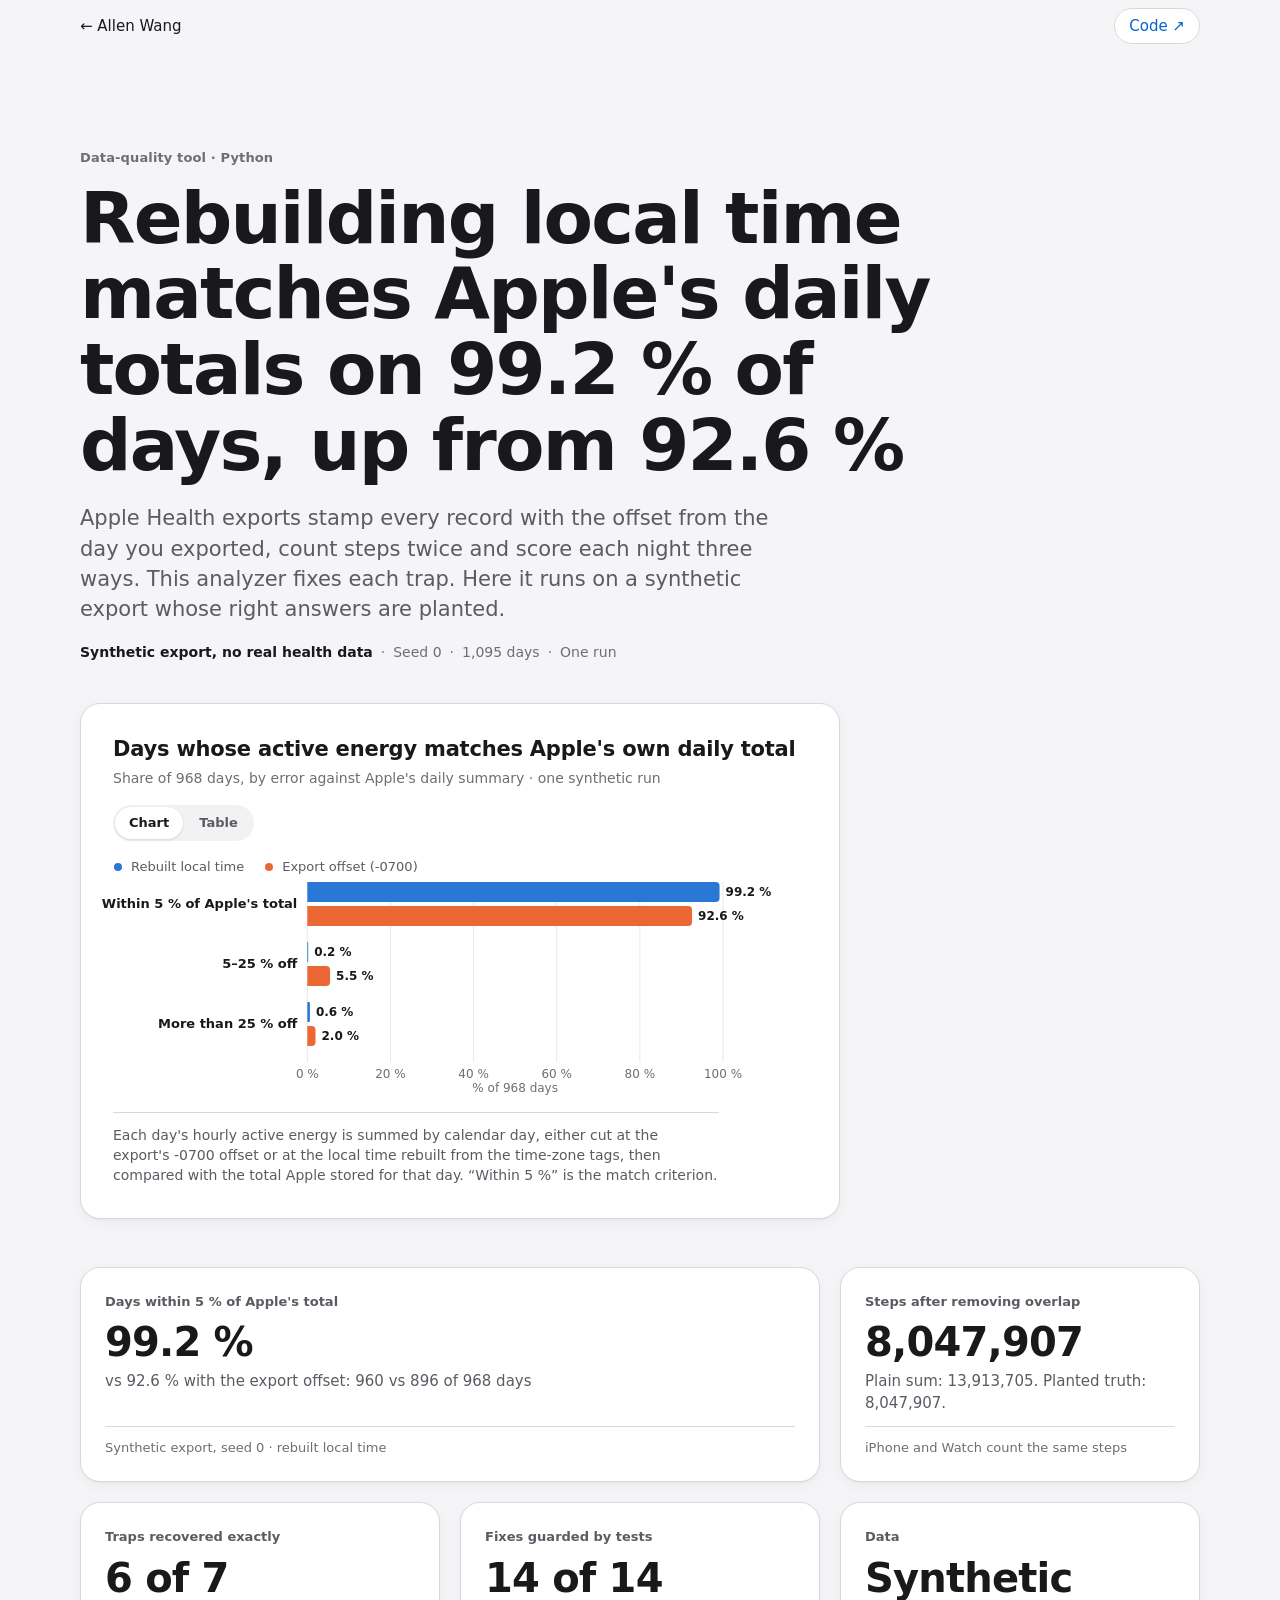
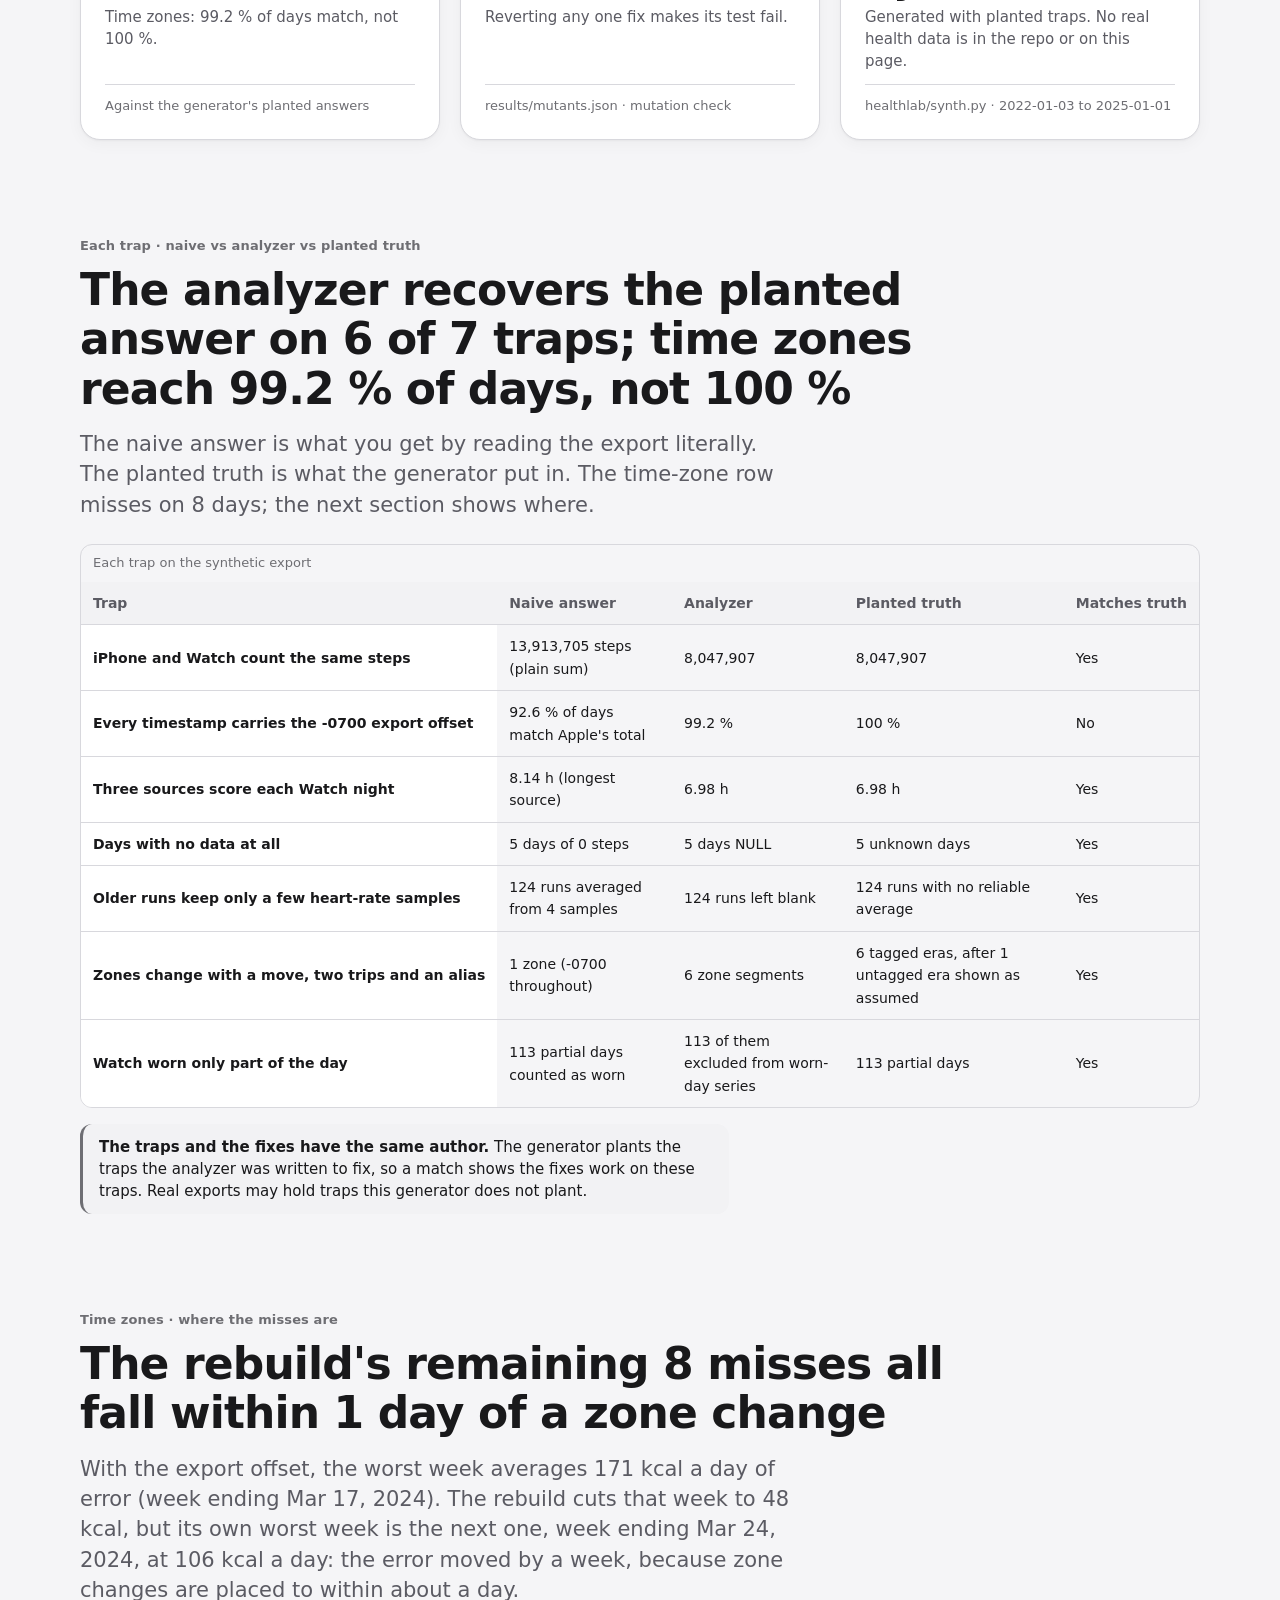
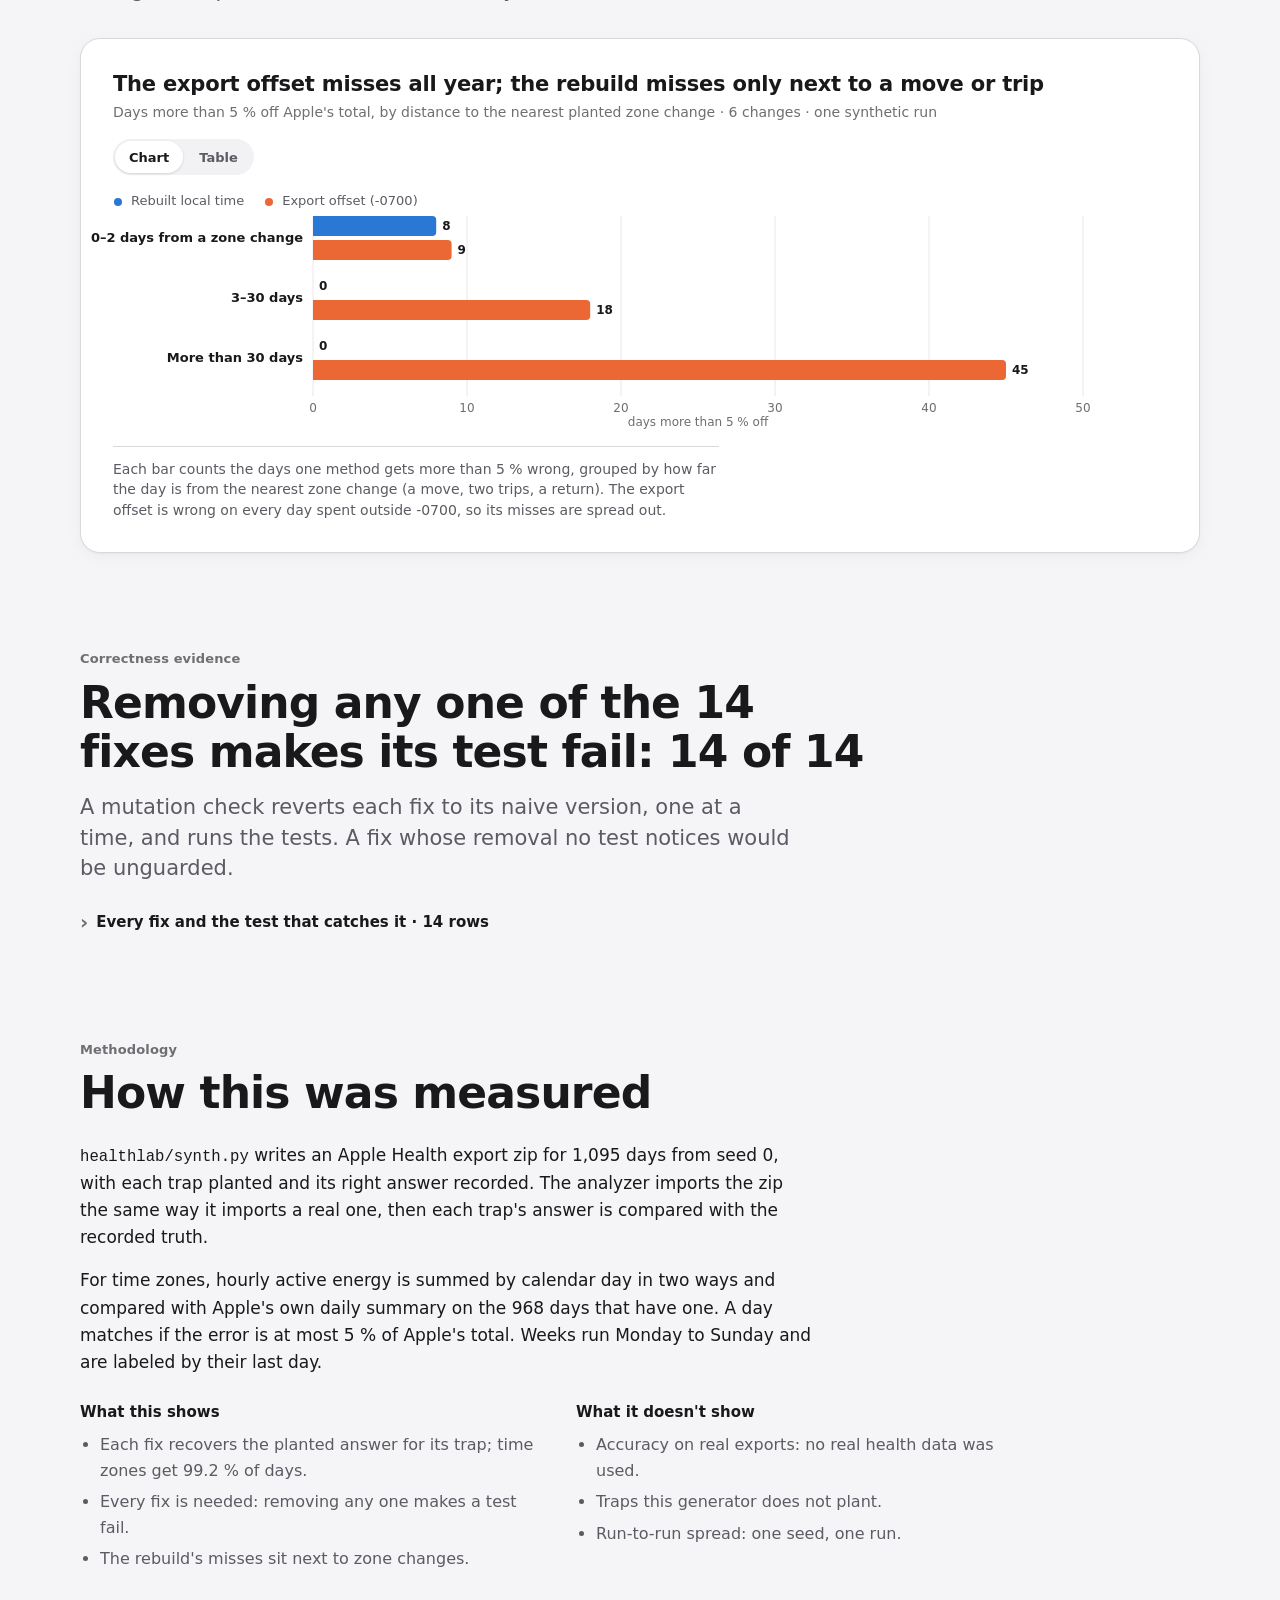
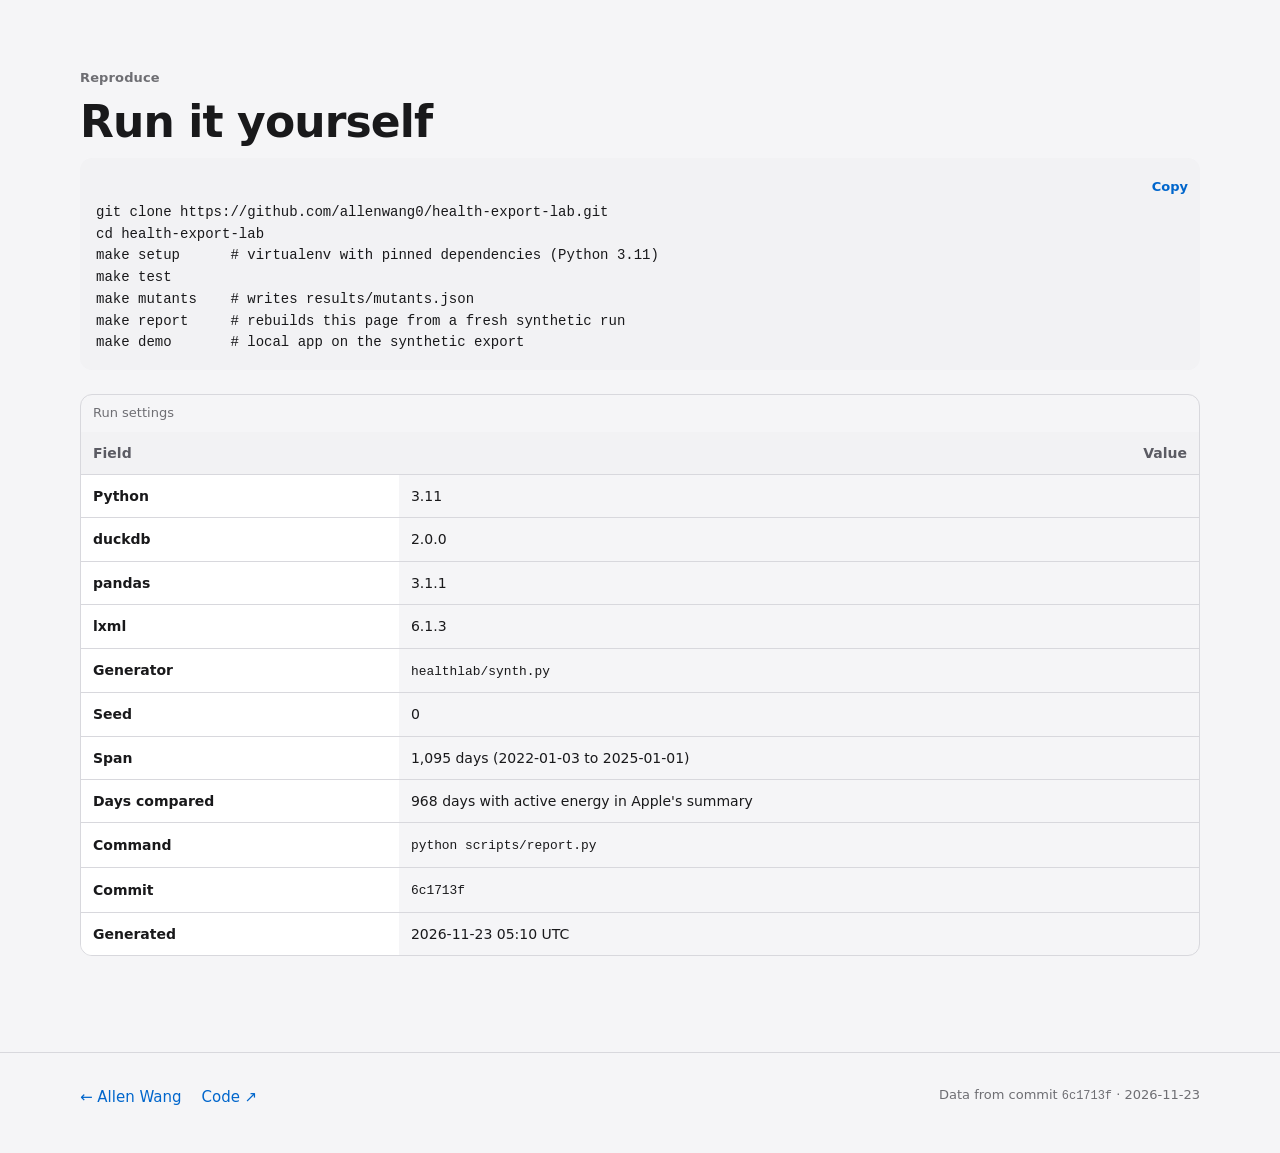
<file: report/index.html>
<!doctype html>
<html lang="en">
<head>
<meta charset="utf-8">
<meta name="viewport" content="width=device-width, initial-scale=1, viewport-fit=cover">
<title>Apple Health export traps · Allen Wang</title>
<meta name="description" content="On a synthetic Apple Health export, rebuilding local time matches Apple's daily totals on 99.2 % of days, up from 92.6 %.">
<meta name="theme-color" content="#f5f5f7" media="(prefers-color-scheme: light)">
<meta name="theme-color" content="#0b0b0b" media="(prefers-color-scheme: dark)">
<link rel="icon" href="data:,">
<script>try{var t=localStorage.getItem("theme");if(t==="light"||t==="dark")document.documentElement.setAttribute("data-theme",t)}catch(e){}</script>
<link rel="stylesheet" href="kit/report.css">
<style>
/* report.local */
.hero-fig{margin-top:40px;max-width:760px}
.tablewrap td{white-space:normal;min-width:7em}
#traps .tablewrap td,#traps .tablewrap th,#reproduce .tablewrap td{text-align:left}
.s>.rk-table{margin-top:24px}
.bento .card .cmp{margin-bottom:12px}
/* The trap scoreboard stacks into one block per trap on phones instead of scrolling sideways. */
@media (max-width:599px){[data-stack] thead{display:none}[data-stack] tr,[data-stack] th,[data-stack] td{display:block;position:static;white-space:normal;text-align:left!important;border:0}
[data-stack] tr{border-top:1px solid var(--hairline);padding:8px 0}[data-stack] th{padding:4px 12px}
[data-stack] td{display:grid;grid-template-columns:7.5em 1fr;gap:8px;padding:2px 12px}[data-stack] td::before{content:attr(data-label);color:var(--ink-3)}}
/* charts.js never draws narrower than 260 px; keep plots >= 260 px at 320 px so text stays >= 11 px */
</style>
<script src="kit/report.js" defer></script>
<script src="kit/charts.js" defer></script>
</head>
<body>
<a class="skip" href="#main">Skip to content</a>
<header class="bar"><div class="wrap">
  <a class="back" href="https://allenwang0.github.io/">← Allen Wang</a>
  <span class="title" aria-hidden="true">Apple Health export traps</span>
  <a class="pill" href="https://github.com/allenwang0/health-export-lab">Code ↗</a>
</div></header>
<main id="main">
<section class="hero wrap" aria-labelledby="h1">
  <p class="eyebrow">Data-quality tool · Python</p>
  <h1 id="h1">Rebuilding local time matches Apple's daily totals on 99.2 % of days, up from 92.6 %</h1>
  <p class="lede">Apple Health exports stamp every record with the offset from the day you exported, count steps twice and score each night three ways. This analyzer fixes each trap. Here it runs on a synthetic export whose right answers are planted.</p>
  <p class="conditions"><span class="key">Synthetic export, no real health data</span><span>Seed 0</span><span>1,095 days</span><span>One run</span></p>
  <figure class="figure hero-fig" aria-labelledby="f-bands">
    <div class="fig-head"><div><h3 id="f-bands">Days whose active energy matches Apple's own daily total</h3>
    <p class="sub">Share of 968 days, by error against Apple's daily summary · one synthetic run</p></div><div class="seg" role="radiogroup" aria-label="View" data-view-toggle><button role="radio" aria-checked="true" data-value="chart">Chart</button><button role="radio" aria-checked="false" data-value="table">Table</button></div></div>
    <div id="c-bands"></div><div class="rk-table" hidden><div class="tablewrap" tabindex="0" role="region" aria-label="Days by error against Apple&#x27;s daily active energy, of 968 days"><table><caption>Days by error against Apple&#x27;s daily active energy, of 968 days</caption><thead><tr><th scope="col">Error</th><th scope="col">Export offset</th><th scope="col">Rebuilt local time</th></tr></thead><tbody><tr><th scope="row">Within 5 % of Apple&#x27;s total</th><td>896 (92.6 %)</td><td>960 (99.2 %)</td></tr><tr><th scope="row">5–25 % off</th><td>53 (5.5 %)</td><td>2 (0.2 %)</td></tr><tr><th scope="row">More than 25 % off</th><td>19 (2.0 %)</td><td>6 (0.6 %)</td></tr></tbody></table></div></div>
  <figcaption>Each day's hourly active energy is summed by calendar day, either cut at the export's -0700 offset or at the local time rebuilt from the time-zone tags, then compared with the total Apple stored for that day. “Within 5 %” is the match criterion.</figcaption>
  </figure>
</section>

<section class="wrap" aria-label="Key results">
  <div class="bento">
    <a class="card span-8" href="#timezones"><span class="label">Days within 5 % of Apple's total</span><span class="metric num">99.2 %</span>
      <span class="cmp">vs 92.6 % with the export offset: 960 vs 896 of 968 days</span><span class="foot">Synthetic export, seed 0 · rebuilt local time</span></a>
    <a class="card span-4" href="#traps"><span class="label">Steps after removing overlap</span><span class="metric num">8,047,907</span>
      <span class="cmp">Plain sum: 13,913,705. Planted truth: 8,047,907.</span><span class="foot">iPhone and Watch count the same steps</span></a>
    <a class="card span-4" href="#traps"><span class="label">Traps recovered exactly</span><span class="metric num">6 of 7</span>
      <span class="cmp">Time zones: 99.2 % of days match, not 100 %.</span><span class="foot">Against the generator's planted answers</span></a>
    <a class="card span-4" href="#tests"><span class="label">Fixes guarded by tests</span><span class="metric num">14 of 14</span><span class="cmp">Reverting any one fix makes its test fail.</span><span class="foot">results/mutants.json · mutation check</span></a>
    <div class="card span-4"><span class="label">Data</span><span class="metric num">Synthetic</span>
      <span class="cmp">Generated with planted traps. No real health data is in the repo or on this page.</span><span class="foot">healthlab/synth.py · 2022-01-03 to 2025-01-01</span></div>
  </div>
</section>

<section class="s wrap" id="traps" aria-labelledby="h-traps">
  <p class="eyebrow">Each trap · naive vs analyzer vs planted truth</p>
  <h2 id="h-traps">The analyzer recovers the planted answer on 6 of 7 traps; time zones reach 99.2 % of days, not 100 %</h2>
  <p class="lede">The naive answer is what you get by reading the export literally. The planted truth is what the generator put in. The time-zone row misses on 8 days; the next section shows where.</p>
  <div class="rk-table" data-stack><div class="tablewrap" tabindex="0" role="region" aria-label="Each trap on the synthetic export"><table><caption>Each trap on the synthetic export</caption><thead><tr><th scope="col">Trap</th><th scope="col">Naive answer</th><th scope="col">Analyzer</th><th scope="col">Planted truth</th><th scope="col">Matches truth</th></tr></thead><tbody><tr><th scope="row">iPhone and Watch count the same steps</th><td data-label="Naive answer">13,913,705 steps (plain sum)</td><td data-label="Analyzer">8,047,907</td><td data-label="Planted truth">8,047,907</td><td data-label="Matches truth">Yes</td></tr><tr><th scope="row">Every timestamp carries the -0700 export offset</th><td data-label="Naive answer">92.6 % of days match Apple&#x27;s total</td><td data-label="Analyzer">99.2 %</td><td data-label="Planted truth">100 %</td><td data-label="Matches truth">No</td></tr><tr><th scope="row">Three sources score each Watch night</th><td data-label="Naive answer">8.14 h (longest source)</td><td data-label="Analyzer">6.98 h</td><td data-label="Planted truth">6.98 h</td><td data-label="Matches truth">Yes</td></tr><tr><th scope="row">Days with no data at all</th><td data-label="Naive answer">5 days of 0 steps</td><td data-label="Analyzer">5 days NULL</td><td data-label="Planted truth">5 unknown days</td><td data-label="Matches truth">Yes</td></tr><tr><th scope="row">Older runs keep only a few heart-rate samples</th><td data-label="Naive answer">124 runs averaged from 4 samples</td><td data-label="Analyzer">124 runs left blank</td><td data-label="Planted truth">124 runs with no reliable average</td><td data-label="Matches truth">Yes</td></tr><tr><th scope="row">Zones change with a move, two trips and an alias</th><td data-label="Naive answer">1 zone (-0700 throughout)</td><td data-label="Analyzer">6 zone segments</td><td data-label="Planted truth">6 tagged eras, after 1 untagged era shown as assumed</td><td data-label="Matches truth">Yes</td></tr><tr><th scope="row">Watch worn only part of the day</th><td data-label="Naive answer">113 partial days counted as worn</td><td data-label="Analyzer">113 of them excluded from worn-day series</td><td data-label="Planted truth">113 partial days</td><td data-label="Matches truth">Yes</td></tr></tbody></table></div></div>
  <p class="caveat"><b>The traps and the fixes have the same author.</b> The generator plants the traps the analyzer was written to fix, so a match shows the fixes work on these traps. Real exports may hold traps this generator does not plant.</p>
</section>

<section class="s wrap" id="timezones" aria-labelledby="h-tz">
  <p class="eyebrow">Time zones · where the misses are</p>
  <h2 id="h-tz">The rebuild&#x27;s remaining 8 misses all fall within 1 day of a zone change</h2>
  <p class="lede">With the export offset, the worst week averages 171 kcal a day of error (week ending Mar 17, 2024). The rebuild cuts that week to 48 kcal, but its own worst week is the next one, week ending Mar 24, 2024, at 106 kcal a day: the error moved by a week, because zone changes are placed to within about a day.</p>
  <figure class="figure" aria-labelledby="f-miss">
    <div class="fig-head"><div><h3 id="f-miss">The export offset misses all year; the rebuild misses only next to a move or trip</h3>
    <p class="sub">Days more than 5 % off Apple's total, by distance to the nearest planted zone change · 6 changes · one synthetic run</p></div><div class="seg" role="radiogroup" aria-label="View" data-view-toggle><button role="radio" aria-checked="true" data-value="chart">Chart</button><button role="radio" aria-checked="false" data-value="table">Table</button></div></div>
    <div id="c-miss"></div><div class="rk-table" hidden><div class="tablewrap" tabindex="0" role="region" aria-label="Days more than 5 % off Apple&#x27;s total, by distance to the nearest zone change"><table><caption>Days more than 5 % off Apple&#x27;s total, by distance to the nearest zone change</caption><thead><tr><th scope="col">Distance</th><th scope="col">Export offset</th><th scope="col">Rebuilt local time</th></tr></thead><tbody><tr><th scope="row">0–2 days from a zone change</th><td>9</td><td>8</td></tr><tr><th scope="row">3–30 days</th><td>18</td><td>0</td></tr><tr><th scope="row">More than 30 days</th><td>45</td><td>0</td></tr></tbody></table></div></div>
  <figcaption>Each bar counts the days one method gets more than 5 % wrong, grouped by how far the day is from the nearest zone change (a move, two trips, a return). The export offset is wrong on every day spent outside -0700, so its misses are spread out.</figcaption>
  </figure>
</section>

<section class="s wrap" id="tests" aria-labelledby="h-tests">
  <p class="eyebrow">Correctness evidence</p>
  <h2 id="h-tests">Removing any one of the 14 fixes makes its test fail: 14 of 14</h2>
  <p class="lede">A mutation check reverts each fix to its naive version, one at a time, and runs the tests. A fix whose removal no test notices would be unguarded.</p>
  <details><summary>Every fix and the test that catches it · 14 rows</summary><div class="rk-table"><div class="tablewrap" tabindex="0" role="region" aria-label="Mutation check, results/mutants.json"><table><caption>Mutation check, results/mutants.json</caption><thead><tr><th scope="col">Fix removed</th><th scope="col">File</th><th scope="col">Test that fails</th></tr></thead><tbody><tr><th scope="row">Use the export offset for every hour</th><td><span class="mono">healthlab/build.py</span></td><td><span class="mono">test_local_time_is_rebuilt_from_zone_tags_not_the_export_offset</span></td></tr><tr><th scope="row">One fixed offset per zone, ignoring DST</th><td><span class="mono">healthlab/build.py</span></td><td><span class="mono">test_each_hour_uses_its_own_dst_offset</span></td></tr><tr><th scope="row">Treat zone aliases as different places</th><td><span class="mono">healthlab/build.py</span></td><td><span class="mono">test_zone_aliases_merge_into_one_place</span></td></tr><tr><th scope="row">Present untagged days as observed</th><td><span class="mono">healthlab/build.py</span></td><td><span class="mono">test_days_before_the_first_zone_tag_are_marked_assumed</span></td></tr><tr><th scope="row">Sum steps across sources</th><td><span class="mono">healthlab/build.py</span></td><td><span class="mono">test_iphone_and_watch_steps_are_not_double_counted</span></td></tr><tr><th scope="row">Fill missing days with zero</th><td><span class="mono">healthlab/build.py</span></td><td><span class="mono">test_a_day_without_samples_is_null_not_zero</span></td></tr><tr><th scope="row">Longest sleep source wins</th><td><span class="mono">healthlab/build.py</span></td><td><span class="mono">test_one_sleep_source_per_night_named_and_never_blended</span></td></tr><tr><th scope="row">Key a night by the date it started</th><td><span class="mono">healthlab/build.py</span></td><td><span class="mono">test_one_sleep_source_per_night_named_and_never_blended</span></td></tr><tr><th scope="row">Match device names on a plain space</th><td><span class="mono">healthlab/build.py</span></td><td><span class="mono">test_device_names_with_a_non_breaking_space_still_match</span></td></tr><tr><th scope="row">Hard-code the sleep tracking dates</th><td><span class="mono">healthlab/insights.py</span></td><td><span class="mono">test_sleep_tracking_and_stage_dates_come_from_the_data</span></td></tr><tr><th scope="row">Count any heart-rate hour as a worn day</th><td><span class="mono">healthlab/build.py</span></td><td><span class="mono">test_partial_wear_days_are_not_treated_as_worn</span></td></tr><tr><th scope="row">Average a handful of workout samples</th><td><span class="mono">healthlab/build.py</span></td><td><span class="mono">test_sparse_workout_heart_rate_is_left_blank</span></td></tr><tr><th scope="row">Count Correlation members as samples</th><td><span class="mono">healthlab/parse.py</span></td><td><span class="mono">test_correlation_members_are_not_counted_as_samples</span></td></tr><tr><th scope="row">Append every import without matching</th><td><span class="mono">healthlab/build.py</span></td><td><span class="mono">test_importing_an_overlapping_export_again_adds_nothing</span></td></tr></tbody></table></div></div></details>
</section>

<section class="s wrap" id="method" aria-labelledby="h-method">
  <p class="eyebrow">Methodology</p>
  <h2 id="h-method">How this was measured</h2>
  <div class="prose" style="margin-top:24px">
    <p><span class="mono">healthlab/synth.py</span> writes an Apple Health export zip for 1,095 days from seed 0, with each trap planted and its right answer recorded. The analyzer imports the zip the same way it imports a real one, then each trap's answer is compared with the recorded truth.</p>
    <p>For time zones, hourly active energy is summed by calendar day in two ways and compared with Apple's own daily summary on the 968 days that have one. A day matches if the error is at most 5 % of Apple's total. Weeks run Monday to Sunday and are labeled by their last day.</p>
  </div>
  <div class="two">
    <div><h3>What this shows</h3><ul>
      <li>Each fix recovers the planted answer for its trap; time zones get 99.2 % of days.</li>
      <li>Every fix is needed: removing any one makes a test fail.</li>
      <li>The rebuild's misses sit next to zone changes.</li></ul></div>
    <div><h3>What it doesn't show</h3><ul>
      <li>Accuracy on real exports: no real health data was used.</li>
      <li>Traps this generator does not plant.</li>
      <li>Run-to-run spread: one seed, one run.</li></ul></div>
  </div>
</section>

<section class="s wrap" id="reproduce" aria-labelledby="h-repro">
  <p class="eyebrow">Reproduce</p>
  <h2 id="h-repro">Run it yourself</h2>
  <div class="codewrap"><pre><code>git clone https://github.com/allenwang0/health-export-lab.git
cd health-export-lab
make setup      # virtualenv with pinned dependencies (Python 3.11)
make test
make mutants    # writes results/mutants.json
make report     # rebuilds this page from a fresh synthetic run
make demo       # local app on the synthetic export</code></pre></div>
  <div class="rk-table"><div class="tablewrap" tabindex="0" role="region" aria-label="Run settings"><table><caption>Run settings</caption><thead><tr><th scope="col">Field</th><th scope="col">Value</th></tr></thead><tbody><tr><th scope="row">Python</th><td>3.11</td></tr><tr><th scope="row">duckdb</th><td>2.0.0</td></tr><tr><th scope="row">pandas</th><td>3.1.1</td></tr><tr><th scope="row">lxml</th><td>6.1.3</td></tr><tr><th scope="row">Generator</th><td><span class="mono">healthlab/synth.py</span></td></tr><tr><th scope="row">Seed</th><td>0</td></tr><tr><th scope="row">Span</th><td>1,095 days (2022-01-03 to 2025-01-01)</td></tr><tr><th scope="row">Days compared</th><td>968 days with active energy in Apple's summary</td></tr><tr><th scope="row">Command</th><td><span class="mono">python scripts/report.py</span></td></tr><tr><th scope="row">Commit</th><td><span class="mono">6c1713f</span></td></tr><tr><th scope="row">Generated</th><td>2026-11-23 05:10 UTC</td></tr></tbody></table></div></div>
</section>
</main>
<footer><div class="wrap"><span><a href="https://allenwang0.github.io/">← Allen Wang</a><a href="https://github.com/allenwang0/health-export-lab">Code ↗</a></span>
<span>Data from commit <span class="mono">6c1713f</span> · 2026-11-23</span></div></footer>
<script type="application/json" id="rk-data">{"bands": [{"label": "Within 5 % of Apple's total", "naive": 896, "rebuilt": 960}, {"label": "5\u201325 % off", "naive": 53, "rebuilt": 2}, {"label": "More than 25 % off", "naive": 19, "rebuilt": 6}], "miss": [{"label": "0\u20132 days from a zone change", "naive": 9, "rebuilt": 8}, {"label": "3\u201330 days", "naive": 18, "rebuilt": 0}, {"label": "More than 30 days", "naive": 45, "rebuilt": 0}], "n": 968}</script>
<script>
addEventListener("DOMContentLoaded", function () {
  var D = RK.data("rk-data"), S = [{ key: "rebuilt", name: "Rebuilt local time", color: "var(--series-1)" }, { key: "naive", name: "Export offset (-0700)", color: "var(--series-2)" }];
  var p = function (v) { return (Number.isInteger(v) ? v : v.toFixed(1)) + " %"; };
  RKCharts.hbar("#c-bands", { rows: D.bands.map(function (r) { return { label: r.label, values: { rebuilt: 100 * r.rebuilt / D.n, naive: 100 * r.naive / D.n } }; }),
    series: S, unit: "% of " + D.n.toLocaleString("en-US") + " days", format: p, xmax: 100, title: "Share of days by error against Apple's daily total" });
  RKCharts.hbar("#c-miss", { rows: D.miss.map(function (r) { return { label: r.label, values: { rebuilt: r.rebuilt, naive: r.naive } }; }),
    series: S, unit: "days more than 5 % off", format: function (v) { return Math.round(v).toLocaleString("en-US"); }, title: "Days more than 5 percent off, by distance to a zone change" });
});
</script>
</body>
</html>
</file>
<file: report/kit/report.css>
/* report-kit v1.0.6 — canonical: report-design-system/kit/report.css. Do not edit vendored copies; edit canonical and re-sync. Spec: UNIVERSAL_REPORT_DESIGN_SPEC.md */
:root{color-scheme:light;
--font-sans:-apple-system,BlinkMacSystemFont,"SF Pro Text","SF Pro Display","Inter",system-ui,"Segoe UI",Roboto,"Helvetica Neue",Arial,sans-serif;
--font-mono:ui-monospace,"SF Mono",SFMono-Regular,Menlo,Consolas,monospace;
--fs-display:clamp(40px,5.2vw + 12px,72px);--fs-hero-figure:clamp(48px,6vw + 16px,88px);--fs-h2:clamp(28px,2.6vw + 14px,44px);
--fs-h3:21px;--fs-metric:40px;--fs-lede:21px;--fs-body:17px;--fs-small:14px;--fs-label:13px;--fs-tick:12px;--fs-code:14px;--measure:68ch;
--page-gutter:40px;--content-max:1120px;--section-gap:96px;--grid-gap:20px;--card-pad:24px;--card-pad-xl:32px;--bar-h:52px;
--radius-card:20px;--radius-inner:12px;--radius-control:980px;--target-min:44px;
--bg:#f5f5f7;--surface-1:#fff;--surface-2:#f2f2f4;--surface-bar:rgba(245,245,247,.8);
--ink-1:#19191b;--ink-2:#5b5b63;--ink-3:#6e6e73;--hairline:#d8d8dd;--accent:#0066cc;--grid:#e8e8ed;--axis:#c7c7cc;
--series-1:#2a78d6;--series-2:#eb6834;--series-3:#1baf7a;--series-4:#eda100;--series-neutral:#8e8e93;--domain-up:#1baf7a;--domain-down:#e34948;--status-good:#0ca30c;--status-bad:#d03b3b;--status-warn:#b07800;
--shadow-card:0 1px 2px rgba(0,0,0,.04),0 4px 16px rgba(0,0,0,.04);--shadow-hover:0 2px 4px rgba(0,0,0,.05),0 10px 28px rgba(0,0,0,.08);
--dur-fast:120ms;--dur-base:240ms;--dur-slow:400ms;--ease-out:cubic-bezier(.2,.8,.2,1)}
@media (prefers-color-scheme:dark){:root:not([data-theme="light"]){color-scheme:dark;
--bg:#0b0b0b;--surface-1:#1c1c1e;--surface-2:#2c2c2e;--surface-bar:rgba(11,11,11,.72);
--ink-1:#f5f5f7;--ink-2:#a1a1a6;--ink-3:#98989d;--hairline:#2c2c2e;--accent:#2997ff;--grid:#2c2c2e;--axis:#48484a;
--series-1:#3987e5;--series-2:#d95926;--series-3:#199e70;--series-4:#c98500;--domain-up:#199e70;--domain-down:#e66767;--status-warn:#fab219;--shadow-card:none;--shadow-hover:0 0 0 1px rgba(255,255,255,.14)}}
:root[data-theme="dark"]{color-scheme:dark;
--bg:#0b0b0b;--surface-1:#1c1c1e;--surface-2:#2c2c2e;--surface-bar:rgba(11,11,11,.72);
--ink-1:#f5f5f7;--ink-2:#a1a1a6;--ink-3:#98989d;--hairline:#2c2c2e;--accent:#2997ff;--grid:#2c2c2e;--axis:#48484a;
--series-1:#3987e5;--series-2:#d95926;--series-3:#199e70;--series-4:#c98500;--domain-up:#199e70;--domain-down:#e66767;--status-warn:#fab219;--shadow-card:none;--shadow-hover:0 0 0 1px rgba(255,255,255,.14)}
@media (max-width:1023px){:root{--page-gutter:24px;--grid-gap:16px;--section-gap:80px}}
@media (max-width:599px){:root{--page-gutter:16px;--grid-gap:12px;--section-gap:64px;--card-pad:20px;--card-pad-xl:20px;--fs-h3:19px;--fs-metric:34px;--fs-lede:18px;--fs-tick:11px;--fs-code:13px}}
@media (prefers-reduced-motion:reduce){:root{--dur-fast:0ms;--dur-base:0ms;--dur-slow:0ms}}

*,*::before,*::after{box-sizing:border-box}
html{-webkit-text-size-adjust:100%;scroll-padding-top:calc(var(--bar-h) + 16px)}
body{margin:0;font:400 var(--fs-body)/1.6 var(--font-sans);color:var(--ink-1);background:var(--bg);-webkit-font-smoothing:antialiased}
a{color:var(--accent);text-decoration:none}a:hover{text-decoration:underline;text-underline-offset:3px}
:focus-visible{outline:2px solid var(--accent);outline-offset:2px;border-radius:6px}
h1,h2,h3,p,dl,dd,figure{margin:0}
.skip{position:absolute;left:-9999px}.skip:focus{left:16px;top:8px;z-index:99;background:var(--surface-1);padding:8px 12px;border-radius:8px}
.vh{position:absolute;width:1px;height:1px;overflow:hidden;clip:rect(0 0 0 0);white-space:nowrap}
.wrap{max-width:calc(var(--content-max) + 2*var(--page-gutter));margin-inline:auto;padding-inline:max(var(--page-gutter),env(safe-area-inset-left)) max(var(--page-gutter),env(safe-area-inset-right))}
.num{font-variant-numeric:tabular-nums}

/* Report bar */
.bar{position:sticky;top:0;z-index:50;height:var(--bar-h);background:var(--surface-bar);-webkit-backdrop-filter:saturate(180%) blur(20px);backdrop-filter:saturate(180%) blur(20px);border-bottom:1px solid transparent;transition:border-color var(--dur-base)}
.bar.scrolled{border-bottom-color:var(--hairline)}
.bar .wrap{height:100%;display:flex;align-items:center;justify-content:space-between;gap:16px}
.bar a.back{color:var(--ink-1);font-size:15px;font-weight:500;min-height:44px;display:inline-flex;align-items:center}
.bar .title{font-size:15px;font-weight:600;opacity:0;transition:opacity var(--dur-base);white-space:nowrap;overflow:hidden;text-overflow:ellipsis}
.bar.past-hero .title{opacity:1}
.pill{display:inline-flex;align-items:center;min-height:36px;padding:0 14px;border:1px solid var(--hairline);border-radius:var(--radius-control);font-size:15px;font-weight:500;color:var(--accent);background:var(--surface-1)}
.pill:hover{text-decoration:none;box-shadow:var(--shadow-hover)}
@media (max-width:767px){.bar .title{display:none}}

/* Hero */
.hero{padding-top:96px}
.eyebrow{font-size:var(--fs-label);font-weight:600;letter-spacing:.01em;color:var(--ink-3)}
h1{font-size:var(--fs-display);line-height:1.05;letter-spacing:-.025em;font-weight:700;max-width:16em;text-wrap:balance;margin-top:12px}
.lede{font-size:var(--fs-lede);line-height:1.45;color:var(--ink-2);max-width:34em;text-wrap:pretty;margin-top:20px}
.conditions{margin-top:16px;font-size:var(--fs-small);color:var(--ink-3);display:flex;flex-wrap:wrap;gap:4px 0}
.conditions span+span::before{content:"·";margin:0 8px}
.conditions .key{color:var(--ink-1);font-weight:600}
.paired{margin-top:40px;display:grid;grid-template-columns:auto 1fr;gap:12px 20px;align-items:center;max-width:720px}
.paired .who{font-size:15px;font-weight:600}
.paired .who small{display:block;font-weight:400;color:var(--ink-3);font-size:13px}
.track{display:flex;align-items:center;gap:12px}
.track .b{height:12px;border-radius:0 4px 4px 0;transition:width var(--dur-slow) var(--ease-out)}
.track .v{font-size:17px;font-weight:600;white-space:nowrap}
.ratio{display:flex;align-items:baseline;gap:12px;margin-top:40px}
.ratio .fig{font-size:var(--fs-hero-figure);line-height:1;font-weight:600;letter-spacing:-.03em}
.ratio .cap{font-size:17px;color:var(--ink-2);max-width:22em}

/* Sections */
section.s{margin-top:var(--section-gap)}
h2{font-size:var(--fs-h2);line-height:1.12;letter-spacing:-.02em;font-weight:700;max-width:22em;text-wrap:balance;margin-top:8px}
.s .lede{margin-top:16px}
.prose{max-width:var(--measure)}
.prose p+p{margin-top:16px}

/* Bento */
.bento{display:grid;grid-template-columns:repeat(12,minmax(0,1fr));gap:var(--grid-gap);margin-top:48px}
.span-12{grid-column:span 12}.span-8{grid-column:span 8}.span-6{grid-column:span 6}.span-4{grid-column:span 4}
@media (max-width:1023px){.bento{grid-template-columns:repeat(6,minmax(0,1fr))}.span-12,.span-8{grid-column:span 6}.span-6,.span-4{grid-column:span 3}}
@media (max-width:599px){.bento{grid-template-columns:1fr}.bento>*{grid-column:1/-1}}
.card{background:var(--surface-1);border:1px solid var(--hairline);border-radius:var(--radius-card);padding:var(--card-pad);box-shadow:var(--shadow-card);display:flex;flex-direction:column;min-height:200px}
.card .label{font-size:var(--fs-label);font-weight:600;color:var(--ink-2)}
.card .metric{font-size:var(--fs-metric);line-height:1.1;font-weight:600;letter-spacing:-.02em;margin-top:8px}
.card .metric .unit{font-size:.55em;color:var(--ink-2);margin-left:.12em}
.card .cmp{font-size:15px;line-height:22px;color:var(--ink-2);margin-top:6px}
.card .foot{margin-top:auto;padding-top:12px;border-top:1px solid var(--hairline);font-size:13px;line-height:18px;color:var(--ink-3)}
.card .body{margin-top:16px;margin-bottom:16px}
a.card{color:inherit;transition:box-shadow var(--dur-fast),transform var(--dur-fast)}
a.card:hover{text-decoration:none;box-shadow:var(--shadow-hover);transform:translateY(-2px)}
@media (prefers-reduced-motion:reduce){a.card:hover{transform:none}}
dl.kv{display:grid;grid-template-columns:auto 1fr;gap:6px 16px;font-size:14px;margin:12px 0 16px}
dl.kv dt{color:var(--ink-3)}dl.kv dd{font-weight:500;overflow-wrap:anywhere}
.mono{font-family:var(--font-mono);font-size:.92em}

/* Figure */
.figure{background:var(--surface-1);border:1px solid var(--hairline);border-radius:var(--radius-card);padding:var(--card-pad-xl);box-shadow:var(--shadow-card);margin-top:32px}
.fig-head{display:flex;flex-wrap:wrap;justify-content:space-between;align-items:flex-start;gap:16px}
.fig-head h3{font-size:var(--fs-h3);line-height:1.25;font-weight:600;letter-spacing:-.01em}
.fig-head .sub{font-size:var(--fs-small);color:var(--ink-3);margin-top:4px}
.legend{display:flex;flex-wrap:wrap;gap:8px 20px;margin-top:16px;font-size:13px;font-weight:500;color:var(--ink-2)}
.legend span{display:inline-flex;align-items:center;gap:8px}
.legend svg{flex:none}
.plot{margin-top:12px;width:100%}
.plot svg.chart{display:block;width:100%;height:auto;overflow:visible}
.legend svg{display:inline-block;width:auto;height:auto}
.plot text{font-family:var(--font-sans);fill:var(--ink-3);font-size:var(--fs-tick);font-variant-numeric:tabular-nums}
.plot text.op{fill:var(--ink-1);font-size:13px;font-weight:600}
.toolbar{display:flex;justify-content:flex-end;margin-top:16px}
figcaption{font-size:var(--fs-small);line-height:1.45;color:var(--ink-2);max-width:var(--measure);margin-top:16px}
.figure figcaption{padding-top:12px;border-top:1px solid var(--hairline)}

/* Segmented control */
.seg{display:inline-flex;background:var(--surface-2);border-radius:var(--radius-control);padding:2px;gap:2px}
.seg button{position:relative;appearance:none;border:0;background:transparent;color:var(--ink-2);font:600 13px/1 var(--font-sans);height:32px;padding:0 14px;border-radius:var(--radius-control);cursor:pointer;transition:background var(--dur-base),color var(--dur-base)}
.seg button::before{content:"";position:absolute;inset:-6px 0}
.seg button[aria-checked="true"]{background:var(--surface-1);color:var(--ink-1);box-shadow:0 1px 3px rgba(0,0,0,.12)}

/* Caveat */
.caveat{margin-top:16px;max-width:var(--measure);background:var(--surface-2);border-left:3px solid var(--ink-3);border-radius:var(--radius-inner);padding:12px 16px;font-size:15px;line-height:22px}
.caveat b{font-weight:600}

/* Table */
.tablewrap{overflow-x:auto;margin-top:12px;border-radius:var(--radius-inner);border:1px solid var(--hairline)}
table{border-collapse:collapse;width:100%;font-size:14px;font-variant-numeric:tabular-nums}
caption{text-align:left;font-size:13px;color:var(--ink-3);padding:8px 12px}
th,td{padding:10px 12px;border-top:1px solid var(--hairline);text-align:right;white-space:nowrap}
th:first-child,td:first-child{text-align:left;position:sticky;left:0;background:var(--surface-1)}
thead th{background:var(--surface-2);font-weight:600;color:var(--ink-2);border-top:0}
thead th:first-child{background:var(--surface-2)}

/* Mechanism diagram */
.mech{display:grid;grid-template-columns:1fr 1fr;gap:var(--grid-gap);margin-top:32px}
@media (max-width:767px){.mech{grid-template-columns:1fr}}
.mech .card{min-height:0}
.mech h3{font-size:var(--fs-h3);font-weight:600;letter-spacing:-.01em;margin-top:6px}
.mech p{font-size:15px;line-height:22px;color:var(--ink-2);margin-top:8px}
.mech svg{margin-top:16px;width:100%;height:auto}
.mech svg text{font-family:var(--font-mono);font-size:11px;fill:var(--ink-2)}
.swatch{display:inline-block;width:10px;height:10px;border-radius:3px;vertical-align:middle}

/* Shows / doesn't */
.two{display:grid;grid-template-columns:1fr 1fr;gap:32px;margin-top:24px;max-width:960px}
@media (max-width:767px){.two{grid-template-columns:1fr;gap:16px}}
.two h3{font-size:15px;font-weight:600}
.two ul{margin:8px 0 0;padding-left:20px;color:var(--ink-2);font-size:16px}
.two li+li{margin-top:6px}

details{margin-top:16px;max-width:var(--measure)}
summary{cursor:pointer;min-height:44px;display:flex;align-items:center;font-size:15px;font-weight:600;list-style:none;gap:8px}
summary::-webkit-details-marker{display:none}
summary::before{content:"›";display:inline-block;font-size:20px;line-height:1;transition:transform var(--dur-base);color:var(--ink-3)}
details[open] summary::before{transform:rotate(90deg)}
pre{background:var(--surface-2);border-radius:var(--radius-inner);padding:16px;overflow-x:auto;font:var(--fs-code)/1.55 var(--font-mono);margin:12px 0 0;tab-size:2}

footer{margin-top:var(--section-gap);border-top:1px solid var(--hairline);padding:32px 0 calc(48px + env(safe-area-inset-bottom))}
footer .wrap{display:flex;flex-wrap:wrap;justify-content:space-between;gap:12px;font-size:13px;color:var(--ink-3)}
footer a{font-size:15px;font-weight:500;margin-right:20px}
@media print{.bar{position:static}.seg,.toolbar{display:none}details{display:block}details>*{display:block}.card,.figure{box-shadow:none}}

/* ---- additions beyond the reference page ---- */
.card.text .cmp{font-size:16px;line-height:24px;color:var(--ink-1)}
.card.chart .plot{margin-top:12px}
.badge{display:inline-flex;align-items:center;gap:6px;font-size:13px;font-weight:600;padding:4px 10px;border-radius:var(--radius-control);background:var(--surface-2);color:var(--ink-1)}
.caveat.warn{border-left-color:var(--status-warn)}
.figure img{display:block;width:100%;height:auto;border-radius:var(--radius-inner);margin-top:12px}
.figure.plain{background:none;border:0;box-shadow:none;padding:0}
.plot-tip{position:absolute;pointer-events:none;background:var(--surface-1);color:var(--ink-1);border:1px solid var(--hairline);border-radius:10px;padding:8px 10px;font-size:13px;line-height:18px;box-shadow:var(--shadow-hover);z-index:20;max-width:240px}
.plot{position:relative}
.plot text.lbl{fill:var(--ink-2);font-size:12px;font-weight:500}
.plot text.val{fill:var(--ink-1);font-size:12px;font-weight:600}
.copy{position:absolute;top:6px;right:6px;min-height:44px;min-width:44px;border:0;background:transparent;color:var(--accent);font:600 13px var(--font-sans);cursor:pointer}
.codewrap{position:relative}
.related{display:grid;gap:8px;margin-top:16px}
@media (forced-colors:active){.card,.figure{border-color:CanvasText}:focus-visible{outline-color:Highlight}}
.codewrap pre{padding-top:44px}
</file>
